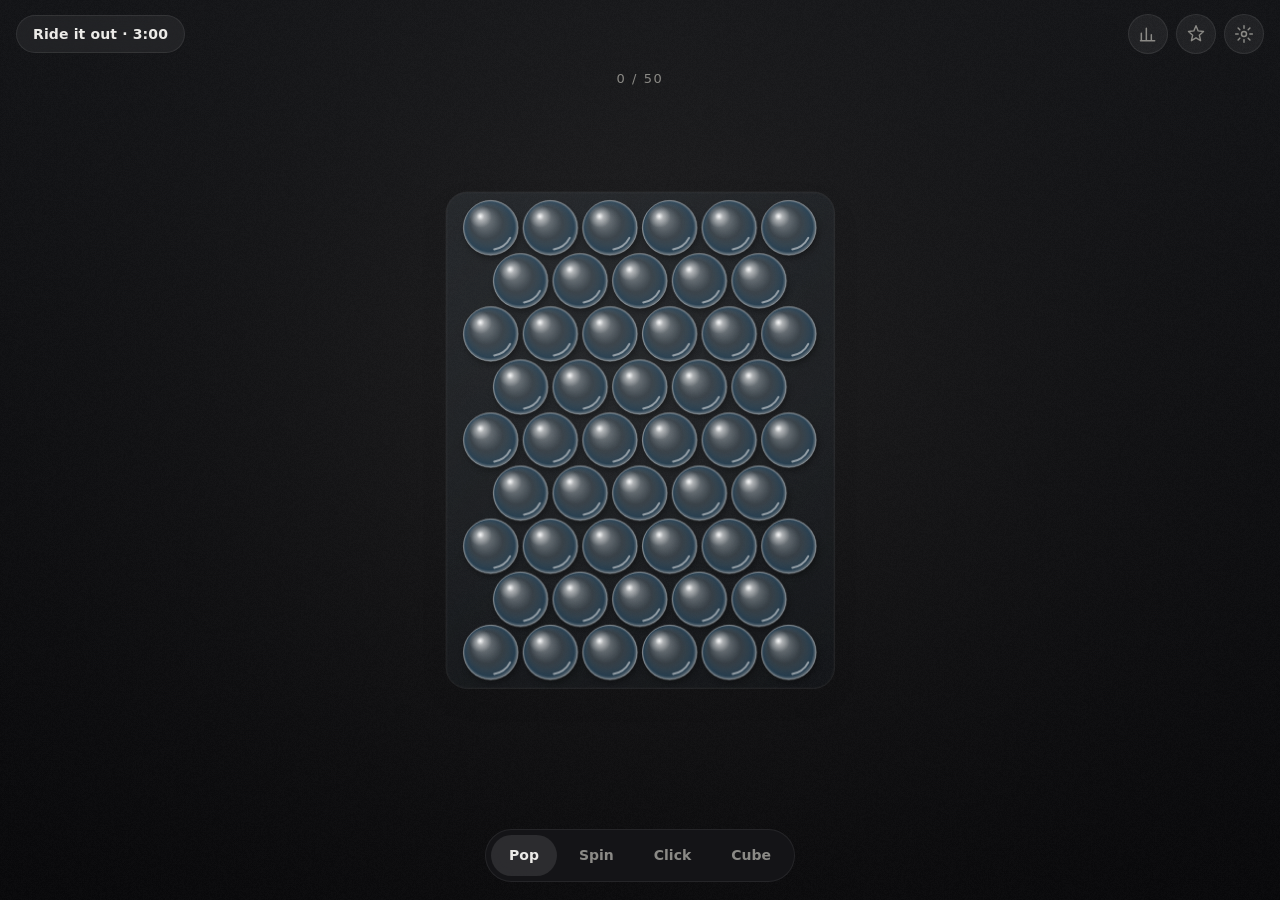
<file: index.html>
<!doctype html>
<html lang="en">
<head>
<meta charset="utf-8">
<meta name="viewport" content="width=device-width,initial-scale=1,viewport-fit=cover,user-scalable=no,maximum-scale=1">
<meta name="theme-color" content="#0e0f11">
<meta name="description" content="Fidget — tactile, physics-driven fidget toys. No ads, works offline. Free, with optional Premium effects.">
<title>Fidget Toys</title>
<meta property="og:type" content="website">
<meta property="og:title" content="Fidget — tactile toys">
<meta property="og:description" content="Pop bubble wrap, spin, click and fidget a cube to calm down. No ads, works offline. Free.">
<meta property="og:url" content="https://phantasticinc.github.io/fidget/">
<meta property="og:image" content="https://phantasticinc.github.io/fidget/store-assets/feature-graphic-1024x500.png">
<meta name="twitter:card" content="summary_large_image">
<!-- modulepreload:start (generated by tools_modgraph.py --write) -->
<link rel="modulepreload" href="js/main.js?v=38">
<link rel="modulepreload" href="js/safestore.js?v=1">
<link rel="modulepreload" href="js/feel.js?v=6">
<link rel="modulepreload" href="js/crave.js?v=5">
<link rel="modulepreload" href="js/fx/manager.js?v=12">
<link rel="modulepreload" href="js/bus.js">
<link rel="modulepreload" href="js/look.js">
<link rel="modulepreload" href="js/fx/particles.js?v=5">
<link rel="modulepreload" href="js/fx/premium.js">
<link rel="modulepreload" href="js/fx/skins/kit.js?v=6">
<link rel="modulepreload" href="js/fx/premium2.js?v=2">
<link rel="modulepreload" href="js/store/ent.js?v=9">
<link rel="modulepreload" href="js/store/catalog.js">
<link rel="modulepreload" href="js/store/catalog2.js?v=3">
<link rel="modulepreload" href="js/fx/skins/pop.js">
<link rel="modulepreload" href="js/fx/skins/spin.js">
<link rel="modulepreload" href="js/fx/skins/click.js">
<link rel="modulepreload" href="js/fx/skins/sig.js?v=7">
<link rel="modulepreload" href="js/fx/world.js?v=4">
<link rel="modulepreload" href="js/fx/worlds/env.js?v=1">
<link rel="modulepreload" href="js/fx/worlds/pop.js?v=3">
<link rel="modulepreload" href="js/fx/worlds/spin.js?v=2">
<link rel="modulepreload" href="js/fx/worlds/click.js?v=2">
<link rel="modulepreload" href="js/fx/worlds/premium.js?v=2">
<link rel="modulepreload" href="js/store/billing.js?v=7">
<link rel="modulepreload" href="js/store/ackconfig.js?v=2">
<link rel="modulepreload" href="js/lb/stats.js">
<link rel="modulepreload" href="js/ui/shop.js?v=24">
<link rel="modulepreload" href="js/toys/kit2.js?v=3">
<link rel="modulepreload" href="js/ui/sharegift.js?v=11">
<link rel="modulepreload" href="js/ui/celebrate.js?v=6">
<link rel="modulepreload" href="js/lb/msg.js">
<link rel="modulepreload" href="js/lb/rules.js">
<link rel="modulepreload" href="js/lb/adapter.js?v=3">
<link rel="modulepreload" href="js/lb/config.js">
<link rel="modulepreload" href="js/lb/nick.js">
<link rel="modulepreload" href="js/store/redeem.js?v=5">
<link rel="modulepreload" href="js/ui/board.js?v=4">
<link rel="modulepreload" href="js/lb/record.js?v=3">
<link rel="modulepreload" href="js/ui/back.js?v=5">
<link rel="modulepreload" href="js/ui/upsell.js?v=3">
<link rel="modulepreload" href="js/ui/review.js?v=1">
<!-- modulepreload:end -->
<link rel="manifest" href="manifest.json">
<link rel="icon" type="image/png" sizes="32x32" href="icons/favicon-32.png">
<link rel="icon" type="image/png" sizes="192x192" href="icons/icon-192.png">
<link rel="apple-touch-icon" sizes="180x180" href="icons/apple-touch-180.png">
<link rel="stylesheet" href="styles.css?v=14">
</head>
<body>
<div id="app">
  <header class="top">
    <button id="craveBtn" class="pill" aria-label="Ride it out · 3:00 — a 3-minute craving timer">Ride it out · 3:00</button>
    <span class="tb-r"><button id="lbBtn" class="icon" aria-label="Leaderboard"><svg viewBox="0 0 24 24" width="20" height="20"><path d="M4 20V11M10 20V5M16 20v-7M20 20H3" stroke="currentColor" stroke-width="1.8" fill="none" stroke-linecap="round"/></svg></button>
    <button id="shopBtn" class="icon" aria-label="Shop"><svg viewBox="0 0 24 24" width="20" height="20"><path d="M12 2l2.6 6.3L21 9l-5 4.4L17.5 20 12 16.6 6.5 20 8 13.4 3 9l6.4-.7z" fill="none" stroke="currentColor" stroke-width="1.7" stroke-linejoin="round"/></svg></button>
    <button id="setBtn" class="icon" aria-label="Settings">
      <svg viewBox="0 0 24 24" width="20" height="20"><circle cx="12" cy="12" r="3" fill="none" stroke="currentColor" stroke-width="1.8"/><path d="M12 2v3M12 19v3M2 12h3M19 12h3M4.9 4.9l2.1 2.1M17 17l2.1 2.1M4.9 19.1 7 17M17 7l2.1-2.1" stroke="currentColor" stroke-width="1.8" stroke-linecap="round"/></svg>
    </button></span>
  </header>
  <main><canvas id="stage" role="img" aria-label="Fidget toy play area — touch and drag to play"></canvas>
  <div id="hud"></div><!-- not aria-live: spin rpm changes every frame and would flood screen readers -->
  <div id="crave" hidden>
    <div class="ring"><svg viewBox="0 0 100 100"><circle class="track" cx="50" cy="50" r="46"/><circle id="craveArc" class="arc" cx="50" cy="50" r="46"/></svg>
      <div class="cv-time" id="craveTime">3:00</div></div>
    <div class="cv-breath" id="craveBreath">Breathe in</div>
    <button id="craveStop" class="link">End</button>
  </div></main>
  <nav class="dock" id="dock">
    <button data-toy="pop" class="on" aria-pressed="true">Pop</button>
    <button data-toy="spin" aria-pressed="false">Spin</button>
    <button data-toy="click" aria-pressed="false">Click</button>
    <button data-toy="cube" aria-pressed="false">Cube</button>
  </nav>
  <div id="sheet" class="sheet" hidden>
    <div class="sh-card">
      <h2>Settings</h2>
      <label class="row"><span>Sound</span><input type="checkbox" id="optSound" checked></label>
      <label class="row"><span>Haptics</span><input type="checkbox" id="optHaptic" checked></label>
      <label class="row"><span>Calm mode<small>Muted colours, softer sound &amp; vibration</small></span><input type="checkbox" id="optCalm"></label>
      <label class="row prem-only"><span>Screen shake<small>Premium · off in Calm mode</small></span><input type="checkbox" id="optShake" checked></label>
      <div class="row prem-only"><span>Theme</span><span id="themes" class="chips"></span></div>
      <label class="row"><span>Volume</span><input type="range" id="optVol" min="0" max="1" step="0.05" value="0.8"></label>
      <p class="fine">Fidget is a relaxation toy, not a medical device, and does not diagnose or treat any condition. No ads. Purchases are handled by Google Play. The optional online leaderboard shares only your nickname, scores and any victory message you post. <a href="privacy.html">Privacy</a></p>
      <button id="redeemSet" class="pill wide">Redeem a Play promo code</button>
      <p class="fine" id="ver"></p>
      <button id="sheetClose" class="pill wide">Done</button>
    </div>
  </div>
  <div id="shop" class="sheet" hidden><div class="sh-card tall"><div class="sh-head"><h2>Shop</h2><button class="x" data-close aria-label="Close">✕</button></div><div id="shopBody"></div></div></div>
  <div id="board" class="sheet" hidden><div class="sh-card tall"><div class="sh-head"><h2>Leaderboard</h2><button class="x" data-close aria-label="Close">✕</button></div><div id="boardBody"></div></div></div>
</div>
<script type="module" src="js/main.js?v=38"></script>
</body>
</html>
</file>
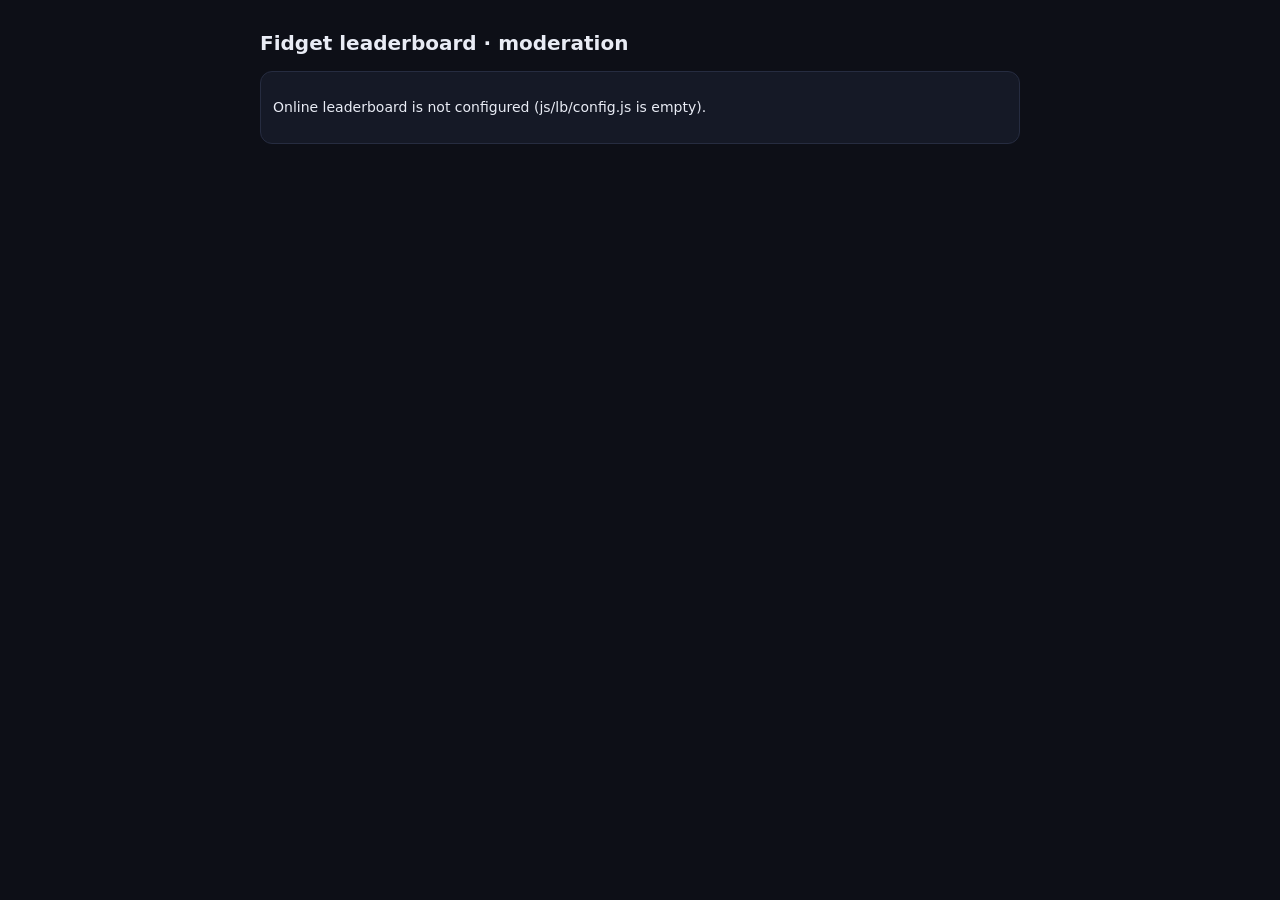
<file: admin.html>
<!doctype html><html lang="en"><head><meta charset="utf-8"><meta name="viewport" content="width=device-width,initial-scale=1">
<meta name="robots" content="noindex,nofollow">
<title>Fidget · Moderation</title><link rel="icon" href="icons/icon-192.png">
<style>
body{margin:0;font:14px/1.4 system-ui,sans-serif;background:#0d0f17;color:#e9ecf5}main{max-width:760px;margin:auto;padding:16px}
h1{font-size:20px}input,select,button{font:inherit;padding:8px 10px;border-radius:8px;border:1px solid #333a50;background:#171b28;color:inherit}
button{cursor:pointer}button.ok{background:#1f5e3a}button.warn{background:#6b4b14}button.bad{background:#6e1f2a}
.card{background:#151926;border:1px solid #262c40;border-radius:12px;padding:12px;margin:10px 0}.row{display:flex;gap:8px;flex-wrap:wrap;align-items:center}
.msg{font-style:italic;color:#ffd98a}.dim{color:#8b93ab;font-size:12px}.tag{font-size:11px;padding:2px 8px;border-radius:99px;background:#2a3047}.tag.hidden{background:#6e1f2a}.tag.approved{background:#1f5e3a}
#err{color:#ff8a8a}
</style></head><body><main>
<h1>Fidget leaderboard · moderation</h1>
<section id="login" class="card"><p class="dim">Admins only. Sign in with the Supabase Auth user listed in <code>public.admins</code>.</p>
<div class="row"><input id="em" type="email" placeholder="Email" autocomplete="username"><input id="pw" type="password" placeholder="Password" autocomplete="current-password"><button id="go" class="ok">Sign in</button></div></section>
<section id="app" hidden><div class="row"><select id="st"><option value="pending">Pending reports</option><option value="resolved">Resolved</option></select><button id="rf">Refresh</button><button id="out">Sign out</button><span id="who" class="dim"></span></div><div id="list"></div></section>
<p id="err"></p>
</main><script type="module" src="js/admin.js"></script></body></html>
</file>
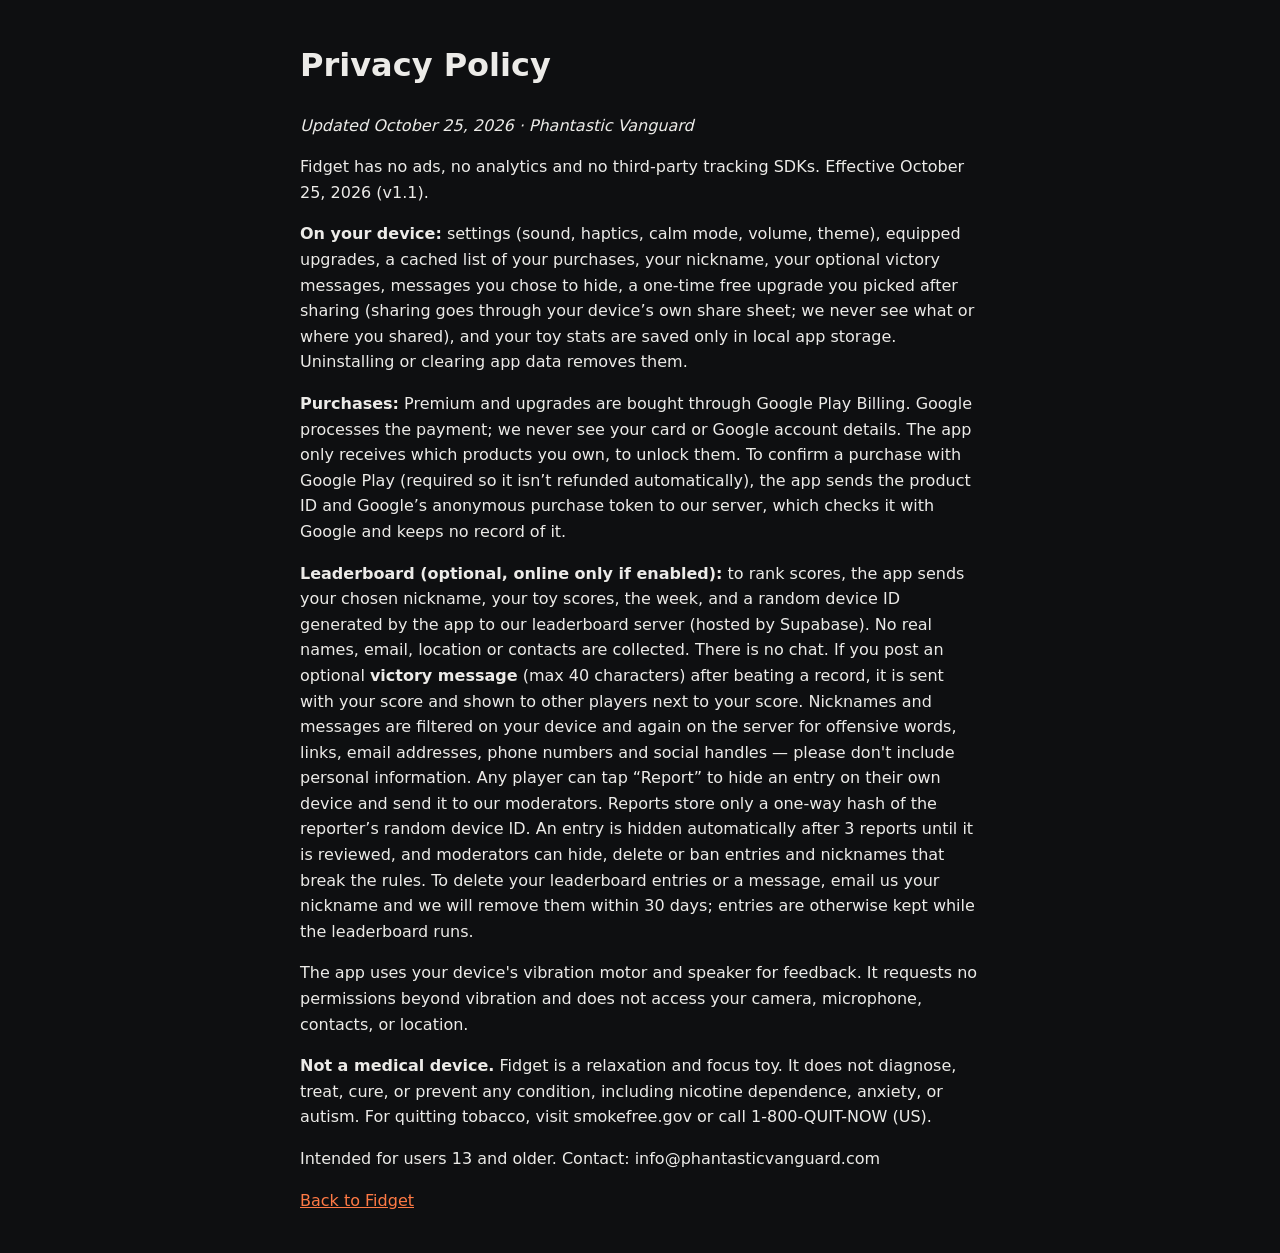
<file: privacy.html>
<!doctype html><html lang="en"><head><meta charset="utf-8"><meta name="viewport" content="width=device-width,initial-scale=1"><title>Fidget — Privacy Policy</title><link rel="icon" href="icons/icon-192.png">
<style>body{font:16px/1.6 system-ui,sans-serif;max-width:680px;margin:40px auto;padding:0 20px;background:#0e0f11;color:#ecebe8}a{color:#ff7a45}</style></head><body><main>
<h1>Privacy Policy</h1><p><em>Updated October 25, 2026 · Phantastic Vanguard</em></p>
<p>Fidget has no ads, no analytics and no third-party tracking SDKs. Effective October 25, 2026 (v1.1).</p>
<p><b>On your device:</b> settings (sound, haptics, calm mode, volume, theme), equipped upgrades, a cached list of your purchases, your nickname, your optional victory messages, messages you chose to hide, a one-time free upgrade you picked after sharing (sharing goes through your device’s own share sheet; we never see what or where you shared), and your toy stats are saved only in local app storage. Uninstalling or clearing app data removes them.</p>
<p><b>Purchases:</b> Premium and upgrades are bought through Google Play Billing. Google processes the payment; we never see your card or Google account details. The app only receives which products you own, to unlock them. To confirm a purchase with Google Play (required so it isn’t refunded automatically), the app sends the product ID and Google’s anonymous purchase token to our server, which checks it with Google and keeps no record of it.</p>
<p><b>Leaderboard (optional, online only if enabled):</b> to rank scores, the app sends your chosen nickname, your toy scores, the week, and a random device ID generated by the app to our leaderboard server (hosted by Supabase). No real names, email, location or contacts are collected. There is no chat. If you post an optional <b>victory message</b> (max 40 characters) after beating a record, it is sent with your score and shown to other players next to your score. Nicknames and messages are filtered on your device and again on the server for offensive words, links, email addresses, phone numbers and social handles — please don't include personal information. Any player can tap “Report” to hide an entry on their own device and send it to our moderators. Reports store only a one-way hash of the reporter’s random device ID. An entry is hidden automatically after 3 reports until it is reviewed, and moderators can hide, delete or ban entries and nicknames that break the rules. To delete your leaderboard entries or a message, email us your nickname and we will remove them within 30 days; entries are otherwise kept while the leaderboard runs.</p>
<p>The app uses your device's vibration motor and speaker for feedback. It requests no permissions beyond vibration and does not access your camera, microphone, contacts, or location.</p>
<p><strong>Not a medical device.</strong> Fidget is a relaxation and focus toy. It does not diagnose, treat, cure, or prevent any condition, including nicotine dependence, anxiety, or autism. For quitting tobacco, visit smokefree.gov or call 1-800-QUIT-NOW (US).</p>
<p>Intended for users 13 and older. Contact: info@phantasticvanguard.com</p>
<p><a href="./">Back to Fidget</a></p></main></body></html>
</file>
<file: styles.css>
:root{--bg:#0e0f11;--fg:#ecebe8;--dim:#8b8a86;--acc:#ff7a45;--glass:rgba(255,255,255,.06)}
body.calm{--acc:#9fb4a8}
*{box-sizing:border-box;-webkit-tap-highlight-color:transparent}
html,body{margin:0;height:100%;background:var(--bg);color:var(--fg);font:15px/1.35 -apple-system,system-ui,"Segoe UI",Roboto,sans-serif;overflow:hidden;overscroll-behavior:none;user-select:none;-webkit-user-select:none}
#app{position:fixed;inset:0}
#stage{position:absolute;inset:0;width:100%;height:100%;touch-action:none;display:block}
.top{position:absolute;z-index:3;top:0;left:0;right:0;display:flex;justify-content:space-between;align-items:center;padding:calc(env(safe-area-inset-top) + 14px) 16px 0}
button{font:inherit;color:inherit;background:none;border:0;cursor:pointer}
.pill{background:var(--glass);border:1px solid rgba(255,255,255,.08);padding:9px 16px;border-radius:999px;font-weight:600;font-size:14px;letter-spacing:.01em;backdrop-filter:blur(12px)}
.pill.wide{width:100%;margin-top:14px;padding:13px}
.icon{width:40px;height:40px;border-radius:50%;background:var(--glass);border:1px solid rgba(255,255,255,.08);display:grid;place-items:center;color:var(--dim)}
#hud{position:absolute;z-index:2;top:calc(env(safe-area-inset-top) + 70px);left:0;right:0;text-align:center;color:var(--dim);font-size:13px;letter-spacing:.12em;text-transform:uppercase;pointer-events:none;font-variant-numeric:tabular-nums}
.dock{position:absolute;z-index:3;left:50%;transform:translateX(-50%);bottom:calc(env(safe-area-inset-bottom) + 18px);display:flex;gap:4px;padding:5px;border-radius:999px;background:rgba(22,23,26,.82);border:1px solid rgba(255,255,255,.07);backdrop-filter:blur(16px);max-width:calc(100vw - 20px);overflow-x:auto;scrollbar-width:none;scroll-snap-type:x proximity;-webkit-overflow-scrolling:touch}
.dock::-webkit-scrollbar{display:none}
.dock button{flex:none;white-space:nowrap;scroll-snap-align:center;padding:11px 18px;border-radius:999px;color:var(--dim);font-weight:600;font-size:14px;transition:background .2s,color .2s}
.dock button.on{background:rgba(255,255,255,.1);color:var(--fg)}
#crave{position:absolute;z-index:2;top:calc(env(safe-area-inset-top) + 64px);left:0;right:0;display:flex;flex-direction:column;align-items:center;pointer-events:none}
#crave[hidden]{display:none}
.ring{position:relative;width:64px;height:64px}
.ring svg{width:100%;height:100%;transform:rotate(-90deg)}
.track{fill:none;stroke:rgba(255,255,255,.08);stroke-width:5}
.arc{fill:none;stroke:var(--acc);stroke-width:5;stroke-linecap:round;stroke-dasharray:289;transition:stroke-dashoffset 1s linear}
.cv-time{position:absolute;inset:0;display:grid;place-items:center;font-size:14px;font-weight:600;font-variant-numeric:tabular-nums}
.cv-breath{margin-top:6px;color:var(--dim);font-size:13px;letter-spacing:.08em;transition:opacity 1s}
.link{pointer-events:auto;color:var(--dim);font-size:12px;margin-top:-4px;padding:6px 18px 2px;text-decoration:underline}
.sheet{position:absolute;inset:0;z-index:5;background:rgba(0,0,0,.5);display:flex;align-items:flex-end}
.sheet[hidden]{display:none}
.sh-card{width:100%;max-width:600px;margin:0 auto;background:#17181b;border-radius:22px 22px 0 0;padding:22px 20px calc(env(safe-area-inset-bottom) + 20px)}
.sh-card h2{margin:0 0 10px;font-size:18px}
.row{display:flex;justify-content:space-between;align-items:center;padding:13px 0;border-bottom:1px solid rgba(255,255,255,.06)}
.row small{display:block;color:var(--dim);font-size:12px}
.row input[type=checkbox]{width:22px;height:22px;accent-color:var(--acc)}
.row input[type=range]{width:50%;accent-color:var(--acc)}
.fine{color:var(--dim);font-size:12px;margin:14px 0 0}
.fine a{color:var(--fg)}
.tb-r{display:flex;gap:8px}
.chips{display:flex;gap:6px;flex-wrap:wrap;justify-content:flex-end}
#cbChips .chip{padding:6px 10px;border-radius:999px;background:rgba(255,255,255,.07);border:1px solid transparent;font-size:12px}
.chip.on{border-color:var(--acc);color:#fff}
body:not(.premium) .prem-only{display:none}
.sh-card.tall{max-height:86vh;overflow:auto;overscroll-behavior:contain;padding-top:16px}
.sh-head{display:flex;justify-content:space-between;align-items:center;position:sticky;top:-16px;background:#17181b;padding:6px 0;z-index:1}
.x{font-size:18px;padding:6px 10px;opacity:.7}
.note{font-size:12px;color:var(--dim);margin:6px 0 12px}
.prem-card{border-radius:18px;padding:16px;background:linear-gradient(135deg,#3b1f6b,#7a2f6b 55%,#b0562c);margin-bottom:16px}
.prem-card h3{margin:0 0 4px;font-size:17px}.prem-card p{margin:0 0 10px;font-size:13px;opacity:.9}
.prem-card canvas{width:100%;height:90px;border-radius:12px;background:rgba(0,0,0,.25);display:block;margin-bottom:10px}
.tabs{display:flex;gap:6px;margin:4px 0 12px}
.tabs button{flex:1;padding:8px 0;border-radius:12px;background:rgba(255,255,255,.06);font-size:13px;font-weight:600}
.tabs button.on{background:var(--acc);color:#111}
.items{display:grid;grid-template-columns:1fr;gap:10px}
.item{display:flex;gap:12px;align-items:center;background:rgba(255,255,255,.04);border-radius:16px;padding:10px}
.item canvas{width:96px;height:72px;border-radius:12px;background:#0c0d10;flex:none}
.item .meta{flex:1;min-width:0}.item h4{margin:0 0 2px;font-size:14px}.item p{margin:0;font-size:12px;color:var(--dim);line-height:1.35}
.buy{padding:8px 12px;border-radius:999px;background:#fff;color:#111;font-weight:700;font-size:13px;white-space:nowrap}
.buy.eq{background:transparent;color:var(--acc);border:1px solid var(--acc)}.buy.using{background:var(--acc);color:#111}
.buy[disabled]{opacity:.45}
.lb-row{display:flex;justify-content:space-between;padding:10px 4px;border-bottom:1px solid rgba(255,255,255,.06);font-size:14px}
.lb-row.me{color:var(--acc);font-weight:700}.lb-row .rk{width:28px;color:var(--dim)}.lb-row .nm{flex:1}
.nick{display:flex;gap:8px;margin:8px 0}.nick input{flex:1;min-width:0;background:#0f1013;border:1px solid rgba(255,255,255,.12);border-radius:10px;color:#fff;padding:9px 10px;font-size:14px}
.toast{position:absolute;left:50%;bottom:110px;transform:translateX(-50%);background:#26282d;padding:10px 16px;border-radius:999px;font-size:13px;z-index:9}

#celeb{position:fixed;inset:0;z-index:20;background:radial-gradient(ellipse at 50% 35%,#2a1d48 0%,#0b0814 70%);display:flex;flex-direction:column;align-items:center;overflow:auto}
#celeb[hidden]{display:none}#celeb.calm{background:radial-gradient(ellipse at 50% 35%,#1d2621 0%,#0a0c0b 70%)}
#celebCv{position:fixed;inset:0;width:100%;height:100%;pointer-events:none}
.cb-top{position:relative;margin-top:calc(58vh - 40px);text-align:center;padding:0 16px}
.cb-title{font:900 34px system-ui,sans-serif;color:#ffd54a;text-shadow:0 0 24px rgba(255,200,60,.7);letter-spacing:.02em}
#celeb.calm .cb-title{font-size:26px;color:#e6dcae;text-shadow:none}
.cb-val{margin-top:6px;font:700 16px system-ui,sans-serif;color:#fff}.cb-rank{margin-top:4px;font:800 18px system-ui,sans-serif;color:#9fe6ff;min-height:22px}
.cb-panel{position:relative;width:min(420px,92vw);margin:14px auto 24px;background:rgba(23,24,27,.92);border-radius:18px;padding:14px}
.cb-panel[hidden]{display:none}.cb-lbl{font-size:13px;color:var(--dim);margin-bottom:8px;display:flex;justify-content:space-between}
.cb-in{display:flex;gap:8px}.cb-in input{flex:1;min-width:0;padding:10px 12px;border-radius:12px;border:1px solid rgba(255,255,255,.15);background:#0f1012;color:#fff;font-size:15px}
.cb-err{min-height:18px;font-size:12px;color:#ffb3a7;margin:6px 2px}.chips{display:flex;flex-wrap:wrap;gap:6px}
#cbChips .chip{padding:6px 10px;border-radius:999px;background:rgba(255,255,255,.08);color:#eee;font-size:12px}
.cb-row{display:flex;gap:8px;justify-content:flex-end;margin-top:12px}
.lb-row{flex-wrap:wrap}.lb-msg{flex-basis:100%;padding:2px 0 0 28px;font-size:12px;color:#ffd98a;font-style:italic;display:flex;gap:8px;align-items:center}
.lb-msg .rep{font-size:11px;color:var(--dim);font-style:normal;text-decoration:underline;background:none}
.gift-card{margin:12px 0;padding:14px;border-radius:18px;background:linear-gradient(135deg,#1f3b4d,#2b1f4d)}
.gift-card h3{margin:0 0 4px;font-size:15px}.gift-card p{margin:0 0 10px;font-size:12.5px;color:#cfd3dc}
#giftReveal{position:absolute;inset:0;z-index:12;background:radial-gradient(circle at 50% 42%,#2a2350,#07060c 70%);display:flex;flex-direction:column;align-items:center;justify-content:center;gap:12px}
#giftReveal[hidden]{display:none}
#giftReveal canvas{width:min(78vw,340px);height:min(58vw,255px);border-radius:22px;background:#0c0d10;box-shadow:0 0 60px rgba(160,130,255,.45)}
#giftReveal .gr-k{letter-spacing:.3em;font-size:13px;color:#b9a8ff}#giftReveal .gr-n{font-size:26px;font-weight:800}
#giftReveal.go canvas{animation:grIn .7s cubic-bezier(.2,1.4,.4,1)}@keyframes grIn{from{transform:scale(.4) rotate(-6deg);opacity:0}}
#gift{z-index:11}
.cb-rules{margin:4px 0 0;font-size:11px;color:var(--dim);text-align:center}
.lb-row>.rep{margin-left:auto;font-size:11px;color:var(--dim);text-decoration:underline;background:none}.rep:disabled{opacity:.6;text-decoration:none}
@media (prefers-reduced-motion:reduce){*,*::before,*::after{animation-duration:.01ms!important;animation-iteration-count:1!important;transition-duration:.01ms!important}}

/* touch targets (>=40-44px) */
.x{min-width:44px;min-height:44px}.buy,.chip{min-height:40px}.row input[type=range]{height:32px}a[href="privacy.html"]{padding:12px 4px;margin:0 -4px}.tabs button{min-height:40px}
@media (max-width:340px){.dock button{padding:11px 11px;font-size:13px}}
html,body{overscroll-behavior:none}body{-webkit-user-select:none;user-select:none;-webkit-touch-callout:none}input,textarea{-webkit-user-select:text;user-select:text}

.upsell{position:absolute;z-index:3;left:50%;transform:translateX(-50%);bottom:calc(env(safe-area-inset-bottom) + 84px);padding:9px 16px;border-radius:999px;background:rgba(22,23,26,.82);border:1px solid rgba(255,215,120,.35);color:#ffd98a;font-size:13px;font-weight:600;min-height:40px}
.review{position:absolute;z-index:6;left:16px;right:16px;bottom:calc(env(safe-area-inset-bottom) + 84px);max-width:420px;margin:0 auto;padding:16px;border-radius:18px;background:rgba(28,29,33,.96);border:1px solid rgba(255,255,255,.1);box-shadow:0 10px 40px rgba(0,0,0,.5)}
.review p{margin:0 0 12px;color:var(--dim);font-size:14px;line-height:1.4}.review b{color:var(--fg)}
.review div{display:flex;gap:10px;justify-content:flex-end}.review a.buy{display:inline-flex;align-items:center;text-decoration:none;min-height:40px;padding:0 16px}
.v2h{margin:18px 0 8px;font-size:15px}
</file>
